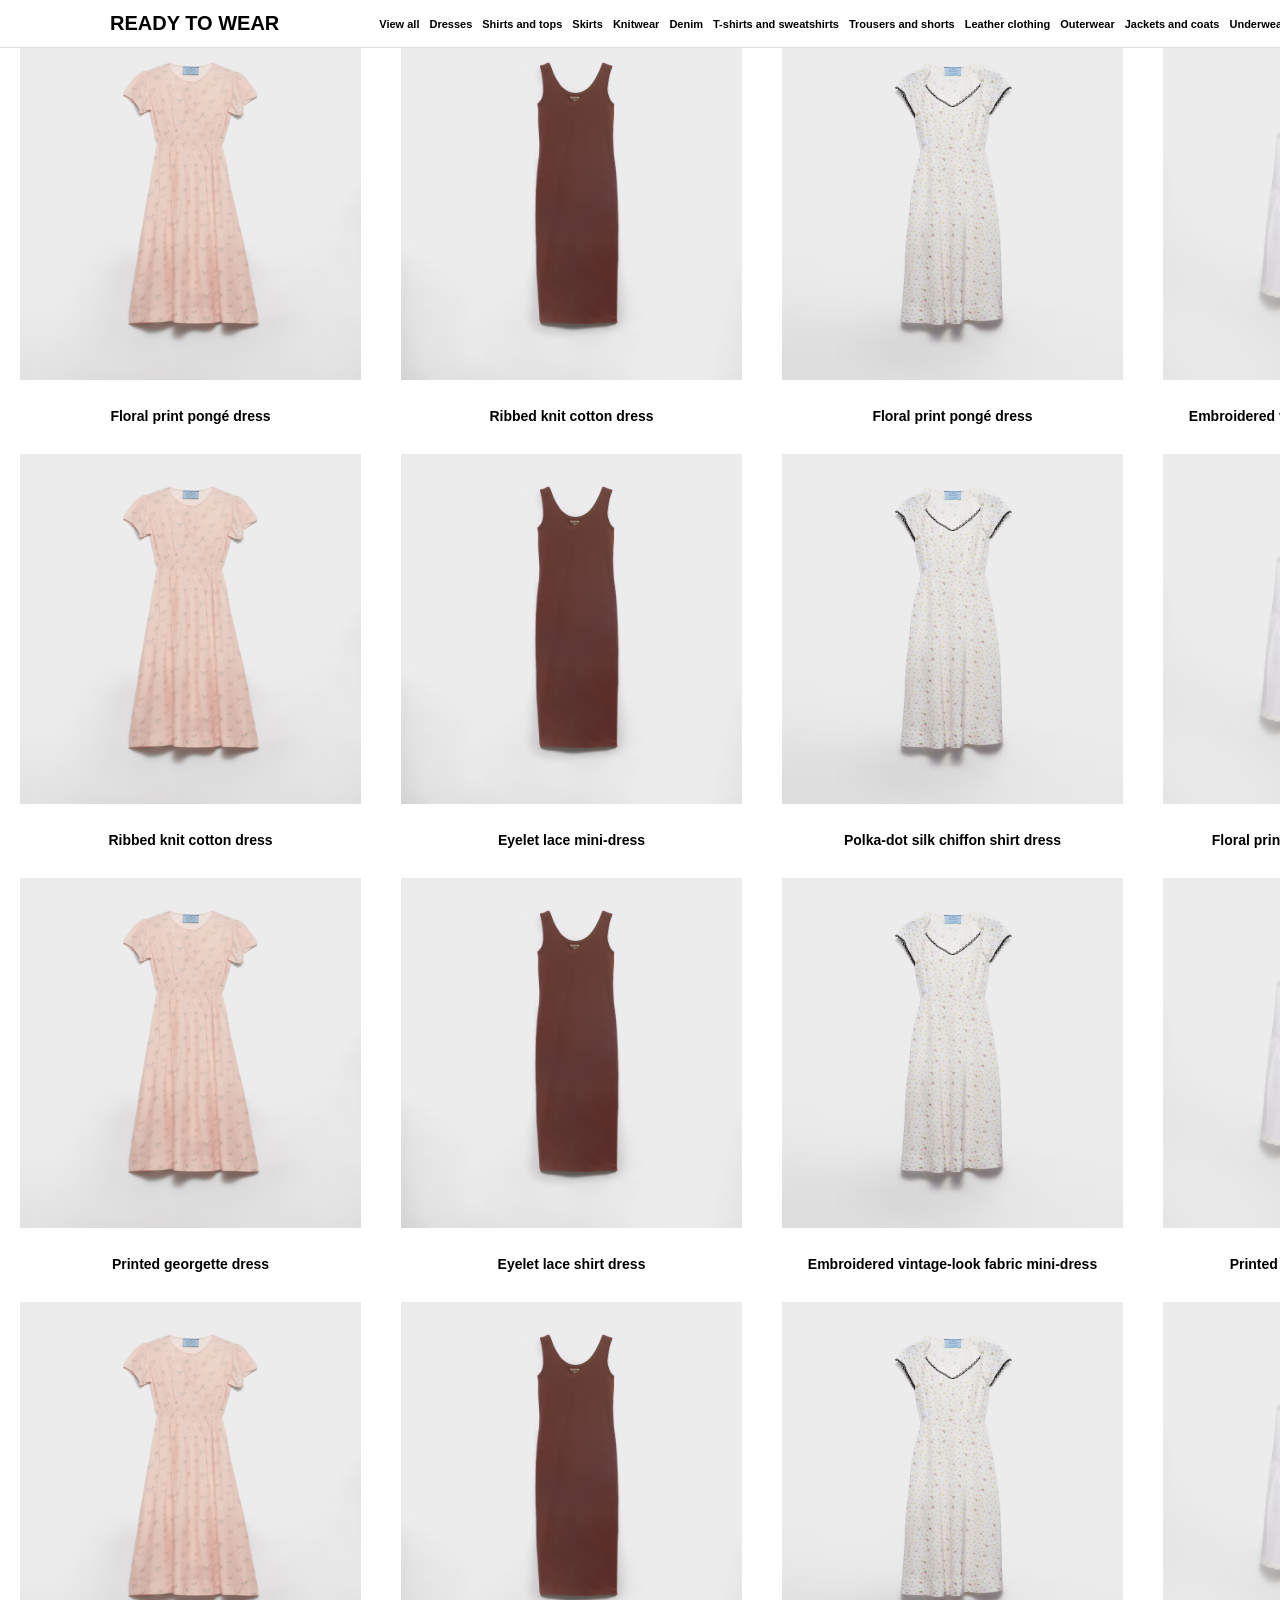
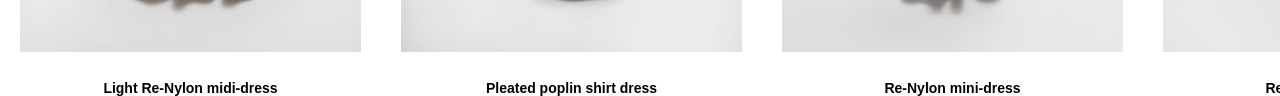
<file: women.html>
<!DOCTYPE html>
<html lang="en">
<head>
  <meta charset="UTF-8" />
  <meta name="viewport" content="width=device-width, initial-scale=1.0" />
  <title>women</title>
  <link rel="stylesheet" href="women.css" />
</head>
<body>
  <nav class="navbar">
    <span class="nav-title">READY TO WEAR</span><br>
    <ul class="nav-links">
      <li><a href="#">View all</a></li>
      <li><a href="#">Dresses</a></li>
      <li><a href="#">Shirts and tops</a></li>
      <li><a href="#">Skirts</a></li>
      <li><a href="#">Knitwear</a></li>
      <li><a href="#">Denim</a></li>
      <li><a href="#">T-shirts and sweatshirts</a></li>
      <li><a href="#">Trousers and shorts</a></li>
      <li><a href="#">Leather clothing</a></li>
      <li><a href="#">Outerwear</a></li>
      <li><a href="#">Jackets and coats</a></li>
      <li><a href="#">Underwear and beachwear</a></li>
    </ul>
  </nav>

 <div class="hero-one">
    <div class="cards">
      <img src="public/images/w1.png" alt="">
      <span>Floral print pongé dress</span>
    </div>
    <div class="cards">
      <img src="public/images/w2.png" alt="">
      <span>Ribbed knit cotton dress</span>
    </div>
    <div class="cards">
      <img src="public/images/w3.png" alt="">
      <span>Floral print pongé dress</span>
    </div>
    <div class="cards">
      <img src="public/images/w4.png" alt="">
      <span>Embroidered vintage-look fabric mini-dress</span>
    </div>
  </div>

  <div class="hero-one">
    <div class="cards">
      <img src="public/images/w1.png" alt="">
      <span>Ribbed knit cotton dress</span>
    </div>
    <div class="cards">
      <img src="public/images/w2.png" alt="">
      <span>Eyelet lace mini-dress</span>
    </div>
    <div class="cards">
      <img src="public/images/w3.png" alt="">
      <span>Polka-dot silk chiffon shirt dress</span>
    </div>
    <div class="cards">
      <img src="public/images/w4.png" alt="">
      <span>Floral print cotton batiste mini-dress</span>
    </div>
  </div>

    <div class="hero-one">
    <div class="cards">
      <img src="public/images/w1.png" alt="">
      <span>Printed georgette dress</span>
    </div>
    <div class="cards">
      <img src="public/images/w2.png" alt="">
      <span>Eyelet lace shirt dress</span>
    </div>
    <div class="cards">
      <img src="public/images/w3.png" alt="">
      <span>Embroidered vintage-look fabric mini-dress</span>
    </div>
    <div class="cards">
      <img src="public/images/w4.png" alt="">
      <span>Printed stretch georgette dress</span>
    </div>
  </div>


    <div class="hero-one">
    <div class="cards">
      <img src="public/images/w1.png" alt="">
      <span>Light Re-Nylon midi-dress</span>
    </div>
    <div class="cards">
      <img src="public/images/w2.png" alt="">
      <span>Pleated poplin shirt dress</span>
    </div>
    <div class="cards">
      <img src="public/images/w3.png" alt="">
      <span>Re-Nylon mini-dress</span>
    </div>
    <div class="cards">
      <img src="public/images/w4.png" alt="">
      <span>Re-Nylon mini-dress</span>
    </div>
  </div>


  
</body>
</html>
</file>
<file: women.css>
body {
  margin: 0;
  font-family:  "GT-America", "Helvetica", Helvetica, system, Arial, sans-serif;
}

.navbar {
  display: flex;
  align-items: center;
  padding: 12px 24px;
  border-bottom: 1px solid #e0e0e0;

  position: fixed;
  top: 0;
  left: 0;
  width: 100%;
  background-color: #fff;
  z-index: 1000;
}


.nav-title {
  font-weight: bold;
  font-size: 20px;
  margin-right: 100px;
  margin-left: 86px;
  white-space: nowrap;
  
}

.nav-links {
  display: flex;
  gap: 10px;
  list-style: none;
  padding: 0;
  margin: 0;
  overflow-x: auto;
  font-weight: bold;
}

.nav-links li a {
  text-decoration: none;
  color: black;
  font-size: 11px;
  white-space: nowrap;
  padding-bottom: 4px;
  display: inline-block;
}

.nav-links li.active a {
  font-weight: bold;
  border-bottom: 2px solid black;
}
.hero-one{
    display: flex;
   
}
   .hero-one img {
  /* display: block; */
  width: 341px;
  height: 350px;
  margin: 10px auto;
  flex: 1 1 auto;
  padding: 20px 20px 10px;
}
.cards {
  display: flex;
  flex-direction: column;
  align-items: center; /* Centers the span horizontally */
  text-align: center;  /* Centers text inside the span */
}

.cards span {
  font-weight: bold;
  font-size: 14px;
  margin-top: 8px; /* optional: adds space between image and text */
}
</file>
